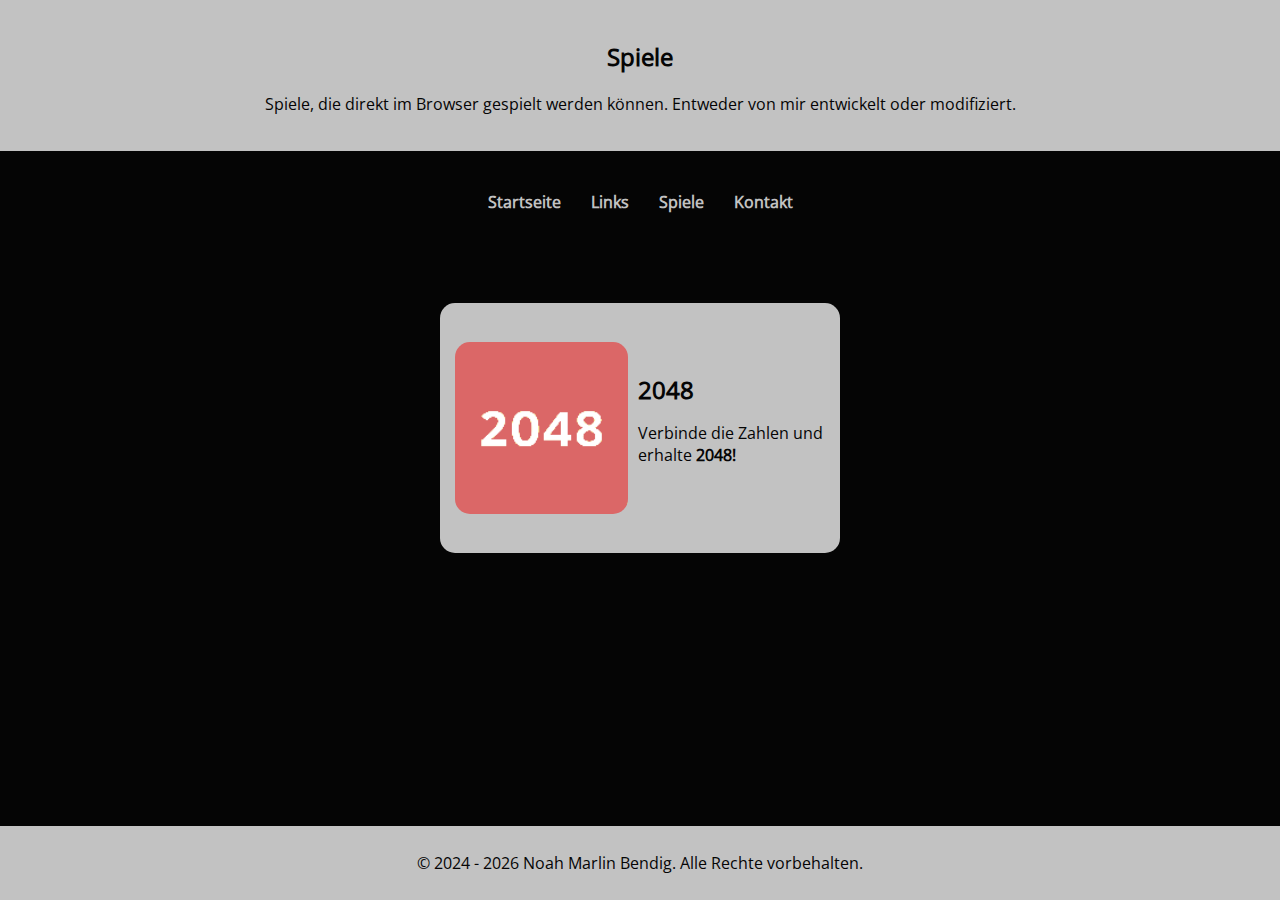
<file: spiele/index.html>
<!DOCTYPE html>
<html lang="de">
  <head>
    <meta charset="UTF-8" />
    <meta name="viewport" content="width=device-width, initial-scale=1.0" />
    <meta
      name="description"
      content="Spiele von Noah Bendig entwickelt/modifiziert"
    />
    <title></title>
    <link rel="icon" href="../nmb.jpg" type="image/jpg" />
    <link rel="stylesheet" href="../stylesheet.css" />
    <script src="/js/ini.js" defer></script>
  </head>
  <body>
    <header>
      <h2 class="centered">Spiele</h2>
      <p>
        Spiele, die direkt im Browser gespielt werden können. Entweder von mir
        entwickelt oder modifiziert.
      </p>
    </header>
    <nav id="nav-placeholder"></nav>
    <noscript>
      <div class="noscript-warning">
        <p>
          Diese Website erfordert JavaScript, um vollständig zu funktionieren.
          Bitte aktiviere JavaScript in deinem Browser.
        </p>
      </div>
      <nav>
        <a href="/">Home</a>
        <a href="/links">Links</a>
      </nav>
    </noscript>
    <main>
      <div class="ak-box-container">
        <a href="2048/" class="ak-box">
          <img src="2048/meta/apple-touch-icon.png" alt="2048" />
          <div>
            <span>2048</span>
            <p>Verbinde die Zahlen und erhalte <strong>2048!</strong></p>
          </div>
        </a>
      </div>
    </main>
    <footer>
      <p>
        &copy; 2024 - <span id="year"></span> Noah Marlin Bendig. Alle Rechte
        vorbehalten.
      </p>
    </footer>
  </body>
</html>
</file>
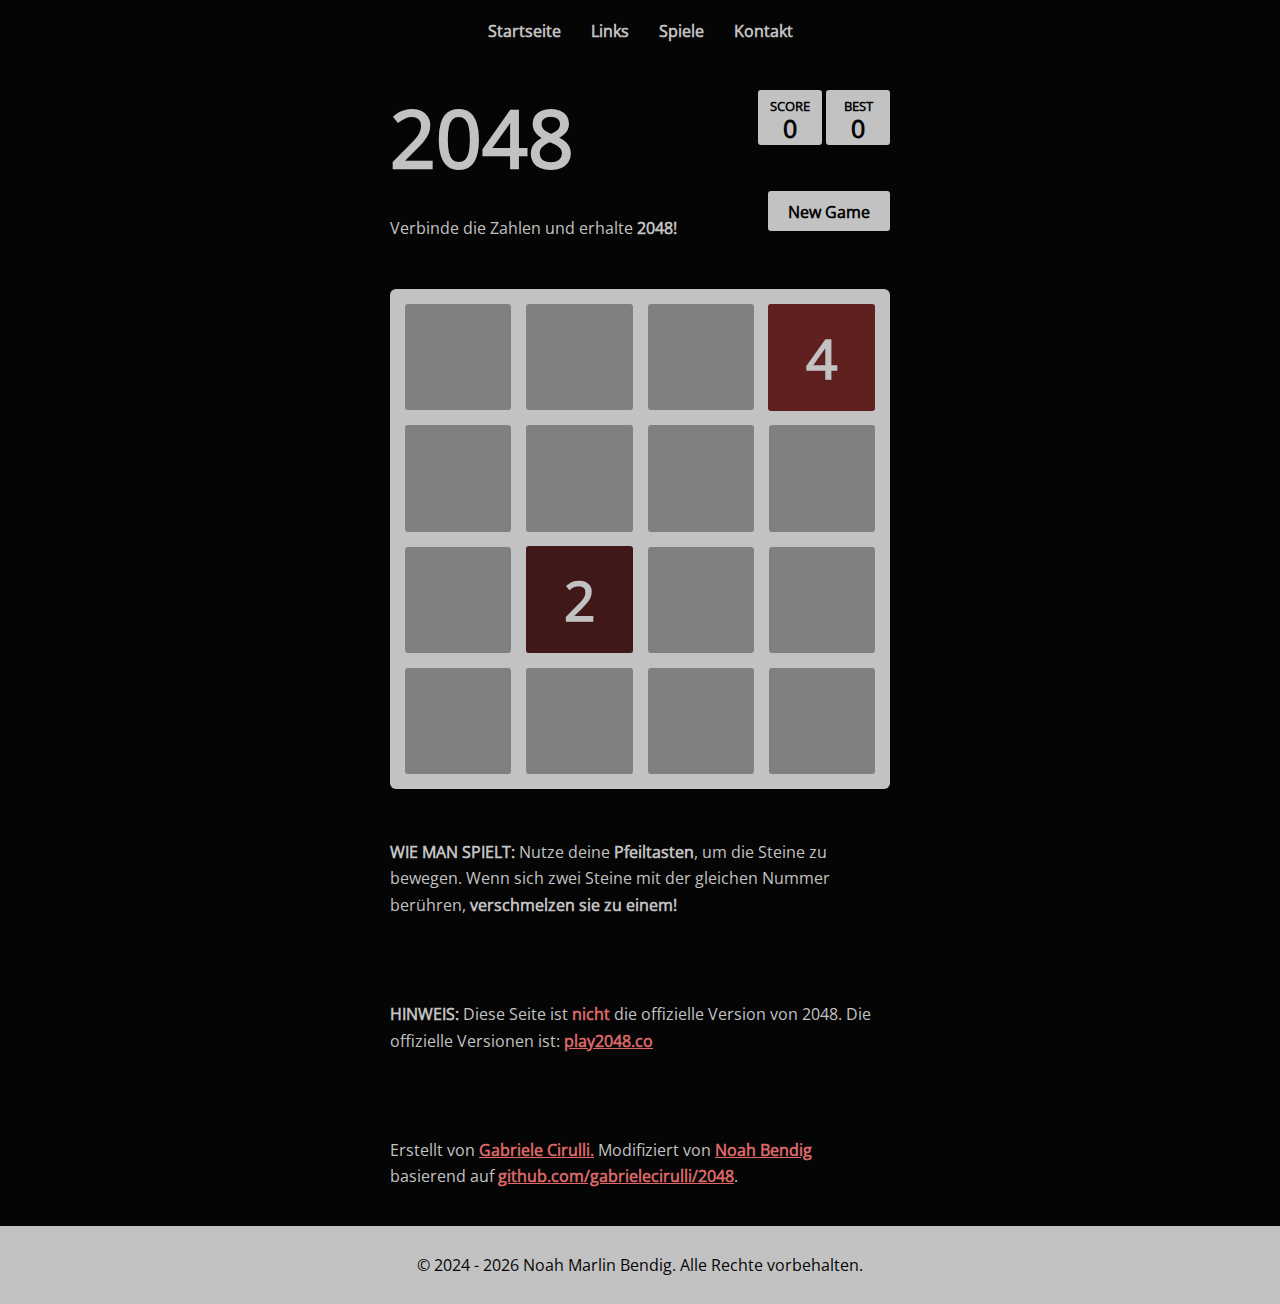
<file: spiele/2048/index.html>
<!DOCTYPE html>
<html>
  <head>
    <meta charset="utf-8" />
    <title>2048</title>

    <link href="../../stylesheet.css" rel="stylesheet" type="text/css" />
    <link href="style/main.css" rel="stylesheet" type="text/css" />
    <link rel="icon" href="meta/apple-touch-icon.png" />
    <link rel="apple-touch-icon" href="./meta/apple-touch-icon.png" />
    <link
      rel="apple-touch-startup-image"
      href="./meta/apple-touch-startup-image-640x1096.png"
      media="(device-width: 320px) and (device-height: 568px) and (-webkit-device-pixel-ratio: 2)"
    />
    <!-- iPhone 5+ -->
    <link
      rel="apple-touch-startup-image"
      href="meta/apple-touch-startup-image-640x920.png"
      media="(device-width: 320px) and (device-height: 480px) and (-webkit-device-pixel-ratio: 2)"
    />
    <!-- iPhone, retina -->
    <meta name="mobile-web-app-capable" content="yes" />
    <meta name="apple-mobile-web-app-status-bar-style" content="black" />

    <meta name="HandheldFriendly" content="True" />
    <meta name="MobileOptimized" content="320" />
    <meta
      name="viewport"
      content="width=device-width, target-densitydpi=160dpi, initial-scale=1.0, maximum-scale=1, user-scalable=no, minimal-ui"
    />
    <script src="/js/ini.js" defer></script>
  </head>
  <body>
    <nav id="nav-placeholder"></nav>
    <noscript>
      <div class="noscript-warning">
        <p>
          Diese Website erfordert JavaScript, um vollständig zu funktionieren.
          Bitte aktiviere JavaScript in deinem Browser.
        </p>
      </div>
      <header></header>
      <nav>
        <a href="/">Home</a>
        <a href="/links">Links</a>
      </nav>
    </noscript>
    <main class="container">
      <div class="heading">
        <h1 class="title">2048</h1>
        <div class="scores-container">
          <div class="score-container">0</div>
          <div class="best-container">0</div>
        </div>
      </div>

      <div class="above-game">
        <p class="game-intro">
          Verbinde die Zahlen und erhalte <strong>2048!</strong>
        </p>
        <a class="restart-button">New Game</a>
      </div>

      <div class="game-container">
        <div class="game-message">
          <p></p>
          <div class="lower">
            <a class="keep-playing-button">Keep going</a>
            <a class="retry-button">Try again</a>
          </div>
        </div>

        <div class="grid-container">
          <div class="grid-row">
            <div class="grid-cell"></div>
            <div class="grid-cell"></div>
            <div class="grid-cell"></div>
            <div class="grid-cell"></div>
          </div>
          <div class="grid-row">
            <div class="grid-cell"></div>
            <div class="grid-cell"></div>
            <div class="grid-cell"></div>
            <div class="grid-cell"></div>
          </div>
          <div class="grid-row">
            <div class="grid-cell"></div>
            <div class="grid-cell"></div>
            <div class="grid-cell"></div>
            <div class="grid-cell"></div>
          </div>
          <div class="grid-row">
            <div class="grid-cell"></div>
            <div class="grid-cell"></div>
            <div class="grid-cell"></div>
            <div class="grid-cell"></div>
          </div>
        </div>

        <div class="tile-container"></div>
      </div>

      <p class="game-explanation">
        <strong class="important">Wie man spielt:</strong> Nutze deine
        <strong>Pfeiltasten</strong>, um die Steine zu bewegen. Wenn sich zwei
        Steine mit der gleichen Nummer berühren,
        <strong>verschmelzen sie zu einem!</strong>
      </p>
      <hr />
      <p>
        <strong class="important">Hinweis:</strong> Diese Seite ist
        <strong style="color: #db6767">nicht</strong> die offizielle Version von
        2048. Die offizielle Versionen ist:
        <a href="https://play2048.co">play2048.co</a>
      </p>
      <hr />
      <p>
        Erstellt von
        <a href="http://gabrielecirulli.com" target="_blank"
          >Gabriele Cirulli.</a
        >
        Modifiziert von <a href="../../">Noah Bendig</a> basierend auf
        <a href="https://github.com/gabrielecirulli/2048"
          >github.com/gabrielecirulli/2048</a
        >.
      </p>
    </main>

    <script src="js/bind_polyfill.js"></script>
    <script src="js/classlist_polyfill.js"></script>
    <script src="js/animframe_polyfill.js"></script>
    <script src="js/keyboard_input_manager.js"></script>
    <script src="js/html_actuator.js"></script>
    <script src="js/grid.js"></script>
    <script src="js/tile.js"></script>
    <script src="js/local_storage_manager.js"></script>
    <script src="js/game_manager.js"></script>
    <script src="js/application.js"></script>

    <footer>
      <p>
        &copy; 2024 - <span id="year"></span> Noah Marlin Bendig. Alle Rechte
        vorbehalten.
      </p>
    </footer>
  </body>
</html>
</file>
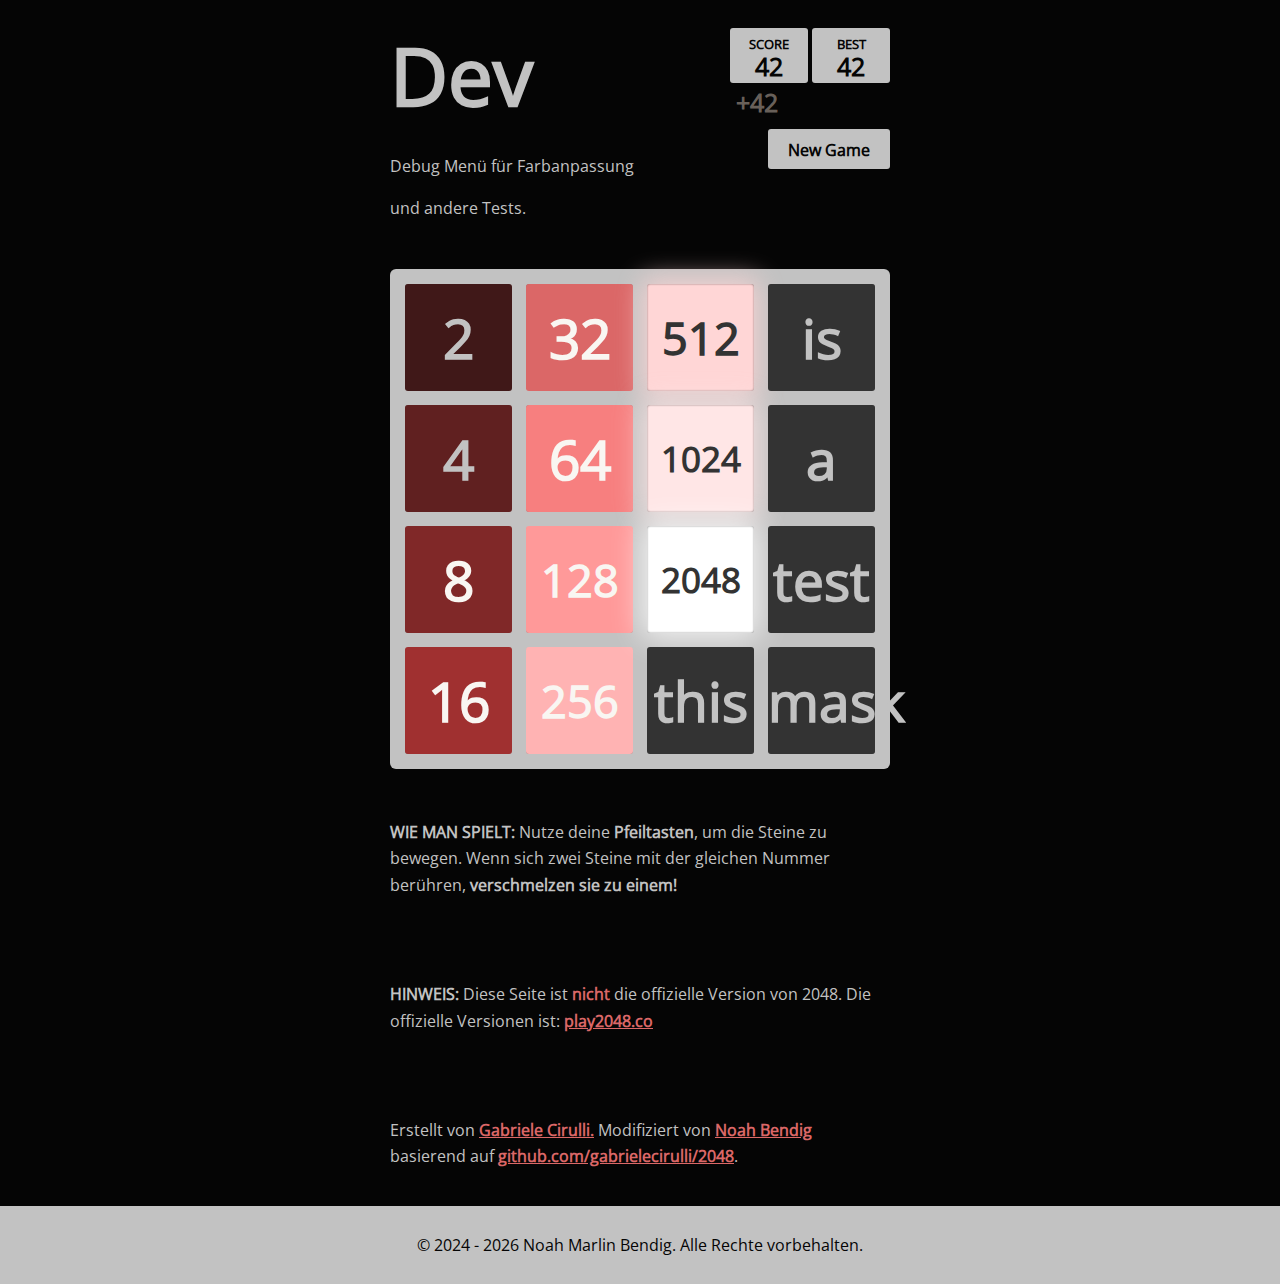
<file: spiele/2048/dev.html>
<!DOCTYPE html>
<html>
  <head>
    <meta charset="utf-8" />
    <title>2048</title>

    <link href="style/main.css" rel="stylesheet" type="text/css" />
    <link rel="icon" href="meta/apple-touch-icon.png" />
    <link rel="apple-touch-icon" href="./meta/apple-touch-icon.png" />
    <link
      rel="apple-touch-startup-image"
      href="./meta/apple-touch-startup-image-640x1096.png"
      media="(device-width: 320px) and (device-height: 568px) and (-webkit-device-pixel-ratio: 2)"
    />
    <!-- iPhone 5+ -->
    <link
      rel="apple-touch-startup-image"
      href="meta/apple-touch-startup-image-640x920.png"
      media="(device-width: 320px) and (device-height: 480px) and (-webkit-device-pixel-ratio: 2)"
    />
    <!-- iPhone, retina -->
    <meta name="apple-mobile-web-app-capable" content="yes" />
    <meta name="apple-mobile-web-app-status-bar-style" content="black" />

    <meta name="HandheldFriendly" content="True" />
    <meta name="MobileOptimized" content="320" />
    <meta
      name="viewport"
      content="width=device-width, target-densitydpi=160dpi, initial-scale=1.0, maximum-scale=1, user-scalable=no, minimal-ui"
    />
    <script src="/js/ini.js" defer></script>
  </head>
  <body>
    <main class="container">
      <div class="heading">
        <h1 class="title">Dev</h1>
        <div class="scores-container">
          <div class="score-container">
            42
            <div class="score-addition">+42</div>
          </div>
          <div class="best-container">42</div>
        </div>
      </div>

      <div class="above-game">
        <p class="game-intro">
          Debug Menü für Farbanpassung<br />
          und andere Tests.
        </p>
        <a class="restart-button">New Game</a>
      </div>

      <div class="game-container">
        <div class="game-message">
          <p></p>
          <div class="lower">
            <a class="keep-playing-button">Keep going</a>
            <a class="retry-button">Try again</a>
          </div>
        </div>

        <div class="grid-container">
          <div class="grid-row">
            <div class="grid-cell"></div>
            <div class="grid-cell"></div>
            <div class="grid-cell"></div>
            <div class="grid-cell"></div>
          </div>
          <div class="grid-row">
            <div class="grid-cell"></div>
            <div class="grid-cell"></div>
            <div class="grid-cell"></div>
            <div class="grid-cell"></div>
          </div>
          <div class="grid-row">
            <div class="grid-cell"></div>
            <div class="grid-cell"></div>
            <div class="grid-cell"></div>
            <div class="grid-cell"></div>
          </div>
          <div class="grid-row">
            <div class="grid-cell"></div>
            <div class="grid-cell"></div>
            <div class="grid-cell"></div>
            <div class="grid-cell"></div>
          </div>
        </div>

        <div class="tile-container">
          <div class="tile tile-2 tile-position-1-1 tile-new">
            <div class="tile-inner">2</div>
          </div>
          <div class="tile tile-4 tile-position-1-2 tile-new">
            <div class="tile-inner">4</div>
          </div>
          <div class="tile tile-8 tile-position-1-3 tile-new">
            <div class="tile-inner">8</div>
          </div>
          <div class="tile tile-16 tile-position-1-4 tile-new">
            <div class="tile-inner">16</div>
          </div>
          <div class="tile tile-32 tile-position-2-1 tile-new">
            <div class="tile-inner">32</div>
          </div>
          <div class="tile tile-64 tile-position-2-2 tile-new">
            <div class="tile-inner">64</div>
          </div>
          <div class="tile tile-128 tile-position-2-3 tile-new">
            <div class="tile-inner">128</div>
          </div>
          <div class="tile tile-256 tile-position-2-4 tile-new">
            <div class="tile-inner">256</div>
          </div>
          <div class="tile tile-512 tile-position-3-1 tile-new">
            <div class="tile-inner">512</div>
          </div>
          <div class="tile tile-1024 tile-position-3-2 tile-new">
            <div class="tile-inner">1024</div>
          </div>
          <div class="tile tile-2048 tile-position-3-3 tile-new">
            <div class="tile-inner">2048</div>
          </div>
          <div class="tile tile-this tile-position-3-4 tile-new">
            <div class="tile-inner">this</div>
          </div>
          <div class="tile tile-is tile-position-4-1 tile-new">
            <div class="tile-inner">is</div>
          </div>
          <div class="tile tile-a tile-position-4-2 tile-new">
            <div class="tile-inner">a</div>
          </div>
          <div class="tile tile-test tile-position-4-3 tile-new">
            <div class="tile-inner">test</div>
          </div>
          <div class="tile tile-mask tile-position-4-4 tile-new">
            <div class="tile-inner">mask</div>
          </div>
        </div>
      </div>

      <p class="game-explanation">
        <strong class="important">Wie man spielt:</strong> Nutze deine
        <strong>Pfeiltasten</strong>, um die Steine zu bewegen. Wenn sich zwei
        Steine mit der gleichen Nummer berühren,
        <strong>verschmelzen sie zu einem!</strong>
      </p>
      <hr />
      <p>
        <strong class="important">Hinweis:</strong> Diese Seite ist
        <strong style="color: #db6767">nicht</strong> die offizielle Version von
        2048. Die offizielle Versionen ist:
        <a href="https://play2048.co">play2048.co</a>
      </p>
      <hr />
      <p>
        Erstellt von
        <a href="http://gabrielecirulli.com" target="_blank"
          >Gabriele Cirulli.</a
        >
        Modifiziert von <a href="../../">Noah Bendig</a> basierend auf
        <a href="https://github.com/gabrielecirulli/2048"
          >github.com/gabrielecirulli/2048</a
        >.
      </p>
    </main>
    <footer>
      <p>
        &copy; 2024 - <span id="year"></span> Noah Marlin Bendig. Alle Rechte
        vorbehalten.
      </p>
    </footer>

    <script src="js/bind_polyfill.js"></script>
    <script src="js/classlist_polyfill.js"></script>
    <script src="js/animframe_polyfill.js"></script>
    <script src="js/keyboard_input_manager.js"></script>
    <script src="js/html_actuator.js"></script>
    <script src="js/grid.js"></script>
    <script src="js/tile.js"></script>
    <script src="js/local_storage_manager.js"></script>
    <script>
      localStorage.setItem(
        "gameState",
        "Debug Menü für Farbanpassung und andere Tests. Eignet sich auch gut um andere zu verwundern."
      );
    </script>
    <script src="js/game_manager.js"></script>
    <script src="js/application.js"></script>
  </body>
</html>
</file>
<file: stylesheet.css>
/* Allgemeine Einstellungen 
Basiert auf Falkenmarlins stylesheet(https://falkenmarlin.github.io/stylesheet.css) vom 15.12.2024
*/
@font-face {
  font-family: 'Open Sans';
  src: url('./fonts/OpenSans.ttf') format('truetype');
  font-weight: 400;
  font-style: normal;
}

html,
body {
  height: 100%;
  margin: 0;
  display: flex;
  flex-direction: column;
}
body {
  height: 100%;
  font-family: 'Open Sans', Arial, sans-serif;
  margin: 0;
  padding: 0;
  background-color: #050505;
  color: #c2c2c2;
  overflow-y: auto; /* ErmÃ¶glicht Scrollen */
  display: flex;
  flex-direction: column;
}

header {
  text-align: center;
  padding: 20px;
  background-color: #c2c2c2;
  color: #050505;
  height: auto;
  margin-bottom: 20px;
}

header img {
  border-radius: 50%;
  margin-top: 10px;
}

nav {
  display: flex;
  justify-content: center;
  background-color: #050505;
  padding: 10px 0;
}

nav.fixed {
  position: fixed;
  top: 0;
  left: 0;
  width: 100%;
  background-color: #050505;
  z-index: 1000; /* Ãber allen anderen Elementen */
  box-shadow: 0 2px 5px rgba(0, 0, 0, 0.5);
}

nav a {
  text-decoration: none;
  color: #c2c2c2;
  margin: 0 15px;
  font-weight: bold;
}

nav a:hover {
  color: #db6767;
  text-decoration: underline;
}

main {
  padding: 20px;
  max-width: 1500px;
  margin: 0 auto;
  flex: 1;
  display: flex;
  flex-direction: column;
  align-items: center;
}

section {
  margin-bottom: 40px;
}

section h2 {
  color: #c2c2c2;
  border-bottom: 2px solid #db6767;
  padding-bottom: 5px;
  margin-bottom: 15px;
}

section h2.centered {
  text-align: center;
}

footer {
  text-align: center;
  padding: 10px;
  background-color: #c2c2c2;
  color: #050505;
}

a {
  color: #db6767;
}

a.linkNoUl {
  text-decoration: none;
}

a.highlight {
  color: #db6767;
  text-decoration: none;
  pointer-events: none;
}

a:hover {
  color: #c2c2c2;
}

/*Container, der die VB enthÃ¤lt*/
.link-box-container {
  display: flex;
  justify-content: center;
  align-items: center;
  flex-direction: column;
  margin-top: 20px;
  padding-top: 20px;
  height: auto;
}

/* Verlinkungs Boxen */
.link-box {
  display: flex;
  justify-content: center;
  align-items: center;
  flex-direction: row;
  background-color: #c2c2c2;
  color: #050505;
  padding: 10px 15px;
  border-radius: 15px;
  margin: 10px 0;
  text-decoration: none;
  transition: background-color 0.3s ease, transform 0.2s ease;
  width: 250px;
  height: 60px;
  box-sizing: border-box;
}

.link-box:hover {
  background-color: #db6767;
  color: #050505;
  transform: translateY(-5px);
}

.link-box img {
  width: 30px;
  height: 30px;
  margin-right: 10px;
  border-radius: 50%;
}

.link-box span {
  font-size: 1rem;
  font-weight: bold;
}

.link-box span.strike {
  text-decoration: line-through;
  text-decoration-thickness: 0.25rem;
  color: #db6767;
}

/* Aktuelles Boxen */
/*Container, der die VB enthÃ¤lt*/
.ak-box-container {
  display: flex;
  justify-content: center;
  align-items: center;
  flex-wrap: wrap;
  margin-top: 20px;
  padding-top: 20px;
  width: auto;
  height: auto;
  gap: 25px;
}

/* Verlinkungs Boxen */
.ak-box {
  display: flex;
  justify-content: center;
  align-items: center;
  flex-direction: row;
  background-color: #c2c2c2;
  color: #050505;
  padding: 10px 15px;
  border-radius: 15px;
  margin: 10px 0;
  text-decoration: none;
  transition: background-color 0.3s ease, transform 0.2s ease;
  flex: 0 0 400px;
  width: 400px;
  height: 250px;
  box-sizing: border-box;
}


.ak-box:hover {
  background-color: #db6767;
  color: #050505;
  transform: translateY(-5px);
}

.ak-box img {
  width: auto;
  height: 75%;
  object-fit: contain;
  margin-right: 10px;
  border-radius: 15px;
}

.ak-box span {
  font-size: 1.5rem;
  font-weight: bold;
}

.ak-box p {
  font-size: 1rem;
}

.img404 {
  width: 300px;
  height: 300px;
  margin-right: 10px;
  border-radius: 15%;
}

.highlight {
  color: #db6767;
}

.inline {
  display: inline;
}

/* Responsive Anpassungen fÃ¼r kleine Displays */
@media (max-width: 768px) {
  .link-box-container h2 {
    font-size: 1.2rem;
    text-align: center;
    padding: 10px;
  }
  .ak-box {
    display: flex;
    justify-content: center;
    align-items: center;
    flex-direction: row;
    background-color: #c2c2c2;
    color: #050505;
    padding: 10px 15px;
    border-radius: 15px;
    margin: 10px 0;
    text-decoration: none;
    transition: background-color 0.3s ease, transform 0.2s ease;
    flex: 0 0 350px;
    width: 350px;
    height: 250px;
    box-sizing: border-box;
  }
  
  .ak-box img {
    width: auto;
    height: 75px;
    object-fit: contain;
    margin-right: 10px;
    border-radius: 15px;
  }
}

.noscript-warning {
  background-color: #ffcc00; /* Gelbe Warnfarbe */
  color: #000; /* Schwarzer Text */
  text-align: center;
  padding: 15px;
  border: 2px solid #e6b800;
  font-size: 1rem;
  position: fixed;
  top: 0;
  left: 0;
  width: 100%;
  z-index: 1000;
}

.noscript-warning p {
  margin: 0;
}

button {
  background-color: #c2c2c2;
  border: none;
  color: #050505;
  padding: 15px 32px;
  text-align: center;
  text-decoration: none;
  display: inline-block;
  font-size: 16px;
  margin: 4px 2px;
  cursor: pointer;
  border-radius: 12px;
  transition: background-color 0.3s ease;
}

button:hover {
  background-color: #db6767;
}

input {
  background-color: #c2c2c2;
  border: none;
  color: #050505;
  padding: 15px 32px;
  text-align: left;
  text-decoration: none;
  display: inline-block;
  font-size: 16px;
  margin: 4px 2px;
  cursor: pointer;
  border-radius: 12px;
  transition: background-color 0.3s ease;
}


.popup {
  background-color: #c2c2c2; 
  color: #050505; 
  text-align: center;
  padding: 12px;
  border: 2px solid #050505;
  font-size: 1rem;
  position: fixed;
  top: 50%;
  left: 50%;
  transform: translate(-50%, -50%);
  z-index: 1000; /*Hoher Z-Index, um sicherzustellen, dass er über anderen Inhalten liegt */
  box-shadow: 0 4px 8px rgba(0, 0, 0, 0.1);
  border-radius: 15px;
}

.popup button {
  background-color: #050505; 
  border: none;
  color: white; 
  padding: 10px 20px; 
  text-align: center; 
  text-decoration: none;
  display: inline-block; 
  font-size: 16px; 
  margin-top: 10px; 
  cursor: pointer;
  border-radius: 12px;
  transition: background-color 0.3s ease; 
}

.popup button:hover {
  background-color: #db6767;
}

textarea {
  width: 100%;
  height: 200px;
  padding: 12px;
  resize: vertical;
  box-sizing: border-box;
  border-radius: 12px;
  background-color: #c2c2c2;
  color: #050505;
  font-size: 1rem;
  margin: 10px 0;
}


@media screen and (max-width: 768px) {
  .popup {
    width: 80%;
  }
  #author, #email, #subject, #dcauthor, #dcmessage {
    width: 80%;
  }
  
}
</file>
<file: spiele/2048/style/main.css>
@import url(fonts/clear-sans.css);
@font-face {
  font-family: "Open Sans";
  src: url("../../../fonts/OpenSans.ttf") format("truetype");
  font-weight: 400;
  font-style: normal;
}
html,
body {
  height: 100%;
  margin: 0;
  display: flex;
  flex-direction: column;
}
body {
  height: 100%;
  font-family: "Open Sans", "Clear Sans", "Helvetica Neue", Arial, sans-serif;
  margin: 0;
  padding: 0;
  background-color: #050505;
  color: #c2c2c2;
  overflow-y: auto; /* Ermöglicht Scrollen */
  display: flex;
  flex-direction: column;
}

main {
  padding: 20px;
  max-width: 1500px;
  margin: 0 auto;
  flex: 1;
  display: flex;
  flex-direction: column;
  align-items: normal;
}

.heading:after {
  content: "";
  display: block;
  clear: both;
}

h1.title {
  font-size: 80px;
  font-weight: bold;
  margin: 0;
  display: block;
  float: left !important;
}

@-webkit-keyframes move-up {
  0% {
    top: 25px;
    opacity: 1;
  }

  100% {
    top: -50px;
    opacity: 0;
  }
}
@-moz-keyframes move-up {
  0% {
    top: 25px;
    opacity: 1;
  }

  100% {
    top: -50px;
    opacity: 0;
  }
}
@keyframes move-up {
  0% {
    top: 25px;
    opacity: 1;
  }

  100% {
    top: -50px;
    opacity: 0;
  }
}
.scores-container {
  float: right;
  text-align: right;
}

.score-container,
.best-container {
  position: relative;
  display: inline-block;
  background: #c2c2c2;
  padding: 15px 25px;
  font-size: 25px;
  height: 25px;
  line-height: 47px;
  font-weight: bold;
  border-radius: 3px;
  color: #050505;
  margin-top: 8px;
  text-align: center;
}
.score-container:after,
.best-container:after {
  position: absolute;
  width: 100%;
  top: 10px;
  left: 0;
  text-transform: uppercase;
  font-size: 13px;
  line-height: 13px;
  text-align: center;
  color: #050505;
}
.score-container .score-addition,
.best-container .score-addition {
  position: absolute;
  right: 30px;
  color: red;
  font-size: 25px;
  line-height: 25px;
  font-weight: bold;
  color: rgba(119, 110, 101, 0.9);
  z-index: 100;
  -webkit-animation: move-up 600ms ease-in;
  -moz-animation: move-up 600ms ease-in;
  animation: move-up 600ms ease-in;
  -webkit-animation-fill-mode: both;
  -moz-animation-fill-mode: both;
  animation-fill-mode: both;
}

.score-container:after {
  content: "Score";
}

.best-container:after {
  content: "Best";
}

p {
  line-height: 1.65;
}

a {
  color: #db6767;
  font-weight: bold;
  text-decoration: underline;
  cursor: pointer;
}

strong.important {
  text-transform: uppercase;
}

hr {
  border: none;
  border-bottom: 1px solid #c2c2c2;
  margin-top: 20px;
  margin-bottom: 30px;
}

.container {
  width: 500px;
  margin: 0 auto;
}

@-webkit-keyframes fade-in {
  0% {
    opacity: 0;
  }

  100% {
    opacity: 1;
  }
}
@-moz-keyframes fade-in {
  0% {
    opacity: 0;
  }

  100% {
    opacity: 1;
  }
}
@keyframes fade-in {
  0% {
    opacity: 0;
  }

  100% {
    opacity: 1;
  }
}
.game-container {
  margin-top: 40px;
  position: relative;
  padding: 15px;
  cursor: default;
  -webkit-touch-callout: none;
  -ms-touch-callout: none;
  -webkit-user-select: none;
  -moz-user-select: none;
  -ms-user-select: none;
  -ms-touch-action: none;
  touch-action: none;
  background: #c2c2c2;
  border-radius: 6px;
  width: 500px;
  height: 500px;
  -webkit-box-sizing: border-box;
  -moz-box-sizing: border-box;
  box-sizing: border-box;
}
.game-container .game-message {
  display: none;
  position: absolute;
  top: 0;
  right: 0;
  bottom: 0;
  left: 0;
  background: rgba(80, 0, 0, 0.5);
  z-index: 100;
  text-align: center;
  -webkit-animation: fade-in 800ms ease 1200ms;
  -moz-animation: fade-in 800ms ease 1200ms;
  animation: fade-in 800ms ease 1200ms;
  -webkit-animation-fill-mode: both;
  -moz-animation-fill-mode: both;
  animation-fill-mode: both;
}
.game-container .game-message p {
  font-size: 60px;
  font-weight: bold;
  height: 60px;
  line-height: 60px;
  margin-top: 222px;
}
.game-container .game-message .lower {
  display: block;
  margin-top: 59px;
}
.game-container .game-message a {
  display: inline-block;
  background: #050505;
  border-radius: 3px;
  padding: 0 20px;
  text-decoration: none;
  color: #f9f6f2;
  height: 40px;
  line-height: 42px;
  margin-left: 9px;
}
.game-container .game-message a.keep-playing-button {
  display: none;
}
.game-container .game-message.game-won {
  background: rgba(219, 103, 103, 0.5);
  color: #f9f6f2;
}
.game-container .game-message.game-won a.keep-playing-button {
  display: inline-block;
}
.game-container .game-message.game-won,
.game-container .game-message.game-over {
  display: block;
}

.grid-container {
  position: absolute;
  z-index: 1;
}

.grid-row {
  margin-bottom: 15px;
}
.grid-row:last-child {
  margin-bottom: 0;
}
.grid-row:after {
  content: "";
  display: block;
  clear: both;
}

.grid-cell {
  width: 106.25px;
  height: 106.25px;
  margin-right: 15px;
  float: left;
  border-radius: 3px;
  background: rgba(5, 5, 5, 0.35);
}
.grid-cell:last-child {
  margin-right: 0;
}

.tile-container {
  position: absolute;
  z-index: 2;
}

.tile,
.tile .tile-inner {
  width: 107px;
  height: 107px;
  line-height: 107px;
}
.tile.tile-position-1-1 {
  -webkit-transform: translate(0px, 0px);
  -moz-transform: translate(0px, 0px);
  -ms-transform: translate(0px, 0px);
  transform: translate(0px, 0px);
}
.tile.tile-position-1-2 {
  -webkit-transform: translate(0px, 121px);
  -moz-transform: translate(0px, 121px);
  -ms-transform: translate(0px, 121px);
  transform: translate(0px, 121px);
}
.tile.tile-position-1-3 {
  -webkit-transform: translate(0px, 242px);
  -moz-transform: translate(0px, 242px);
  -ms-transform: translate(0px, 242px);
  transform: translate(0px, 242px);
}
.tile.tile-position-1-4 {
  -webkit-transform: translate(0px, 363px);
  -moz-transform: translate(0px, 363px);
  -ms-transform: translate(0px, 363px);
  transform: translate(0px, 363px);
}
.tile.tile-position-2-1 {
  -webkit-transform: translate(121px, 0px);
  -moz-transform: translate(121px, 0px);
  -ms-transform: translate(121px, 0px);
  transform: translate(121px, 0px);
}
.tile.tile-position-2-2 {
  -webkit-transform: translate(121px, 121px);
  -moz-transform: translate(121px, 121px);
  -ms-transform: translate(121px, 121px);
  transform: translate(121px, 121px);
}
.tile.tile-position-2-3 {
  -webkit-transform: translate(121px, 242px);
  -moz-transform: translate(121px, 242px);
  -ms-transform: translate(121px, 242px);
  transform: translate(121px, 242px);
}
.tile.tile-position-2-4 {
  -webkit-transform: translate(121px, 363px);
  -moz-transform: translate(121px, 363px);
  -ms-transform: translate(121px, 363px);
  transform: translate(121px, 363px);
}
.tile.tile-position-3-1 {
  -webkit-transform: translate(242px, 0px);
  -moz-transform: translate(242px, 0px);
  -ms-transform: translate(242px, 0px);
  transform: translate(242px, 0px);
}
.tile.tile-position-3-2 {
  -webkit-transform: translate(242px, 121px);
  -moz-transform: translate(242px, 121px);
  -ms-transform: translate(242px, 121px);
  transform: translate(242px, 121px);
}
.tile.tile-position-3-3 {
  -webkit-transform: translate(242px, 242px);
  -moz-transform: translate(242px, 242px);
  -ms-transform: translate(242px, 242px);
  transform: translate(242px, 242px);
}
.tile.tile-position-3-4 {
  -webkit-transform: translate(242px, 363px);
  -moz-transform: translate(242px, 363px);
  -ms-transform: translate(242px, 363px);
  transform: translate(242px, 363px);
}
.tile.tile-position-4-1 {
  -webkit-transform: translate(363px, 0px);
  -moz-transform: translate(363px, 0px);
  -ms-transform: translate(363px, 0px);
  transform: translate(363px, 0px);
}
.tile.tile-position-4-2 {
  -webkit-transform: translate(363px, 121px);
  -moz-transform: translate(363px, 121px);
  -ms-transform: translate(363px, 121px);
  transform: translate(363px, 121px);
}
.tile.tile-position-4-3 {
  -webkit-transform: translate(363px, 242px);
  -moz-transform: translate(363px, 242px);
  -ms-transform: translate(363px, 242px);
  transform: translate(363px, 242px);
}
.tile.tile-position-4-4 {
  -webkit-transform: translate(363px, 363px);
  -moz-transform: translate(363px, 363px);
  -ms-transform: translate(363px, 363px);
  transform: translate(363px, 363px);
}

.tile {
  position: absolute;
  -webkit-transition: 100ms ease-in-out;
  -moz-transition: 100ms ease-in-out;
  transition: 100ms ease-in-out;
  -webkit-transition-property: -webkit-transform;
  -moz-transition-property: -moz-transform;
  transition-property: transform;
}
.tile .tile-inner {
  border-radius: 3px;
  background: #333333;
  text-align: center;
  font-weight: bold;
  z-index: 10;
  font-size: 55px;
}

.tile.tile-2 .tile-inner {
  background: #401818;
}

.tile.tile-4 .tile-inner {
  background: #602020;
}

.tile.tile-8 .tile-inner {
  color: #f9f6f2;
  background: #802828;
}

.tile.tile-16 .tile-inner {
  color: #f9f6f2;
  background: #a03030;
}

.tile.tile-32 .tile-inner {
  color: #f9f6f2;
  background: #db6767;
}

.tile.tile-64 .tile-inner {
  color: #f9f6f2;
  background: #f77f7f;
}

.tile.tile-128 .tile-inner {
  color: #f9f6f2;
  background: #ff9999;
  font-size: 45px;
}
@media screen and (max-width: 520px) {
  .tile.tile-128 .tile-inner {
    font-size: 25px;
  }
}

.tile.tile-256 .tile-inner {
  color: #f9f6f2;
  background: #ffb3b3;
  font-size: 45px;
}
@media screen and (max-width: 520px) {
  .tile.tile-256 .tile-inner {
    font-size: 25px;
  }
}

.tile.tile-512 .tile-inner {
  color: #333333;
  background: #ffd6d6;
  box-shadow: 0 0 26px 5px rgba(255, 214, 214, 0.8),
    inset 0 0 2px rgba(0, 0, 0, 0.5);
  font-size: 45px;
}
@media screen and (max-width: 520px) {
  .tile.tile-512 .tile-inner {
    font-size: 25px;
  }
}

.tile.tile-1024 .tile-inner {
  color: #333333;
  background: #ffe6e6;
  box-shadow: 0 0 28px 5px rgba(255, 230, 230, 0.8),
    inset 0 0 2px rgba(0, 0, 0, 0.5);
  font-size: 35px;
}
@media screen and (max-width: 520px) {
  .tile.tile-1024 .tile-inner {
    font-size: 15px;
  }
}

.tile.tile-2048 .tile-inner {
  color: #333333;
  background: #ffffff;
  box-shadow: 0 0 30px 5px rgba(255, 255, 255, 0.8),
    inset 0 0 2px rgba(0, 0, 0, 0.5);
  font-size: 35px;
}
@media screen and (max-width: 520px) {
  .tile.tile-2048 .tile-inner {
    font-size: 15px;
  }
}

.tile.tile-super .tile-inner {
  color: #333333;
  background: #35323c;
  box-shadow: 0 0 15px 3px rgba(53, 50, 60, 0.8),
    inset 0 0 2px rgba(0, 0, 0, 0.5);
  font-size: 30px;
}
@media screen and (max-width: 520px) {
  .tile.tile-super .tile-inner {
    font-size: 10px;
  }
}

@-webkit-keyframes appear {
  0% {
    opacity: 0;
    -webkit-transform: scale(0);
    -moz-transform: scale(0);
    -ms-transform: scale(0);
    transform: scale(0);
  }

  100% {
    opacity: 1;
    -webkit-transform: scale(1);
    -moz-transform: scale(1);
    -ms-transform: scale(1);
    transform: scale(1);
  }
}
@-moz-keyframes appear {
  0% {
    opacity: 0;
    -webkit-transform: scale(0);
    -moz-transform: scale(0);
    -ms-transform: scale(0);
    transform: scale(0);
  }

  100% {
    opacity: 1;
    -webkit-transform: scale(1);
    -moz-transform: scale(1);
    -ms-transform: scale(1);
    transform: scale(1);
  }
}
@keyframes appear {
  0% {
    opacity: 0;
    -webkit-transform: scale(0);
    -moz-transform: scale(0);
    -ms-transform: scale(0);
    transform: scale(0);
  }

  100% {
    opacity: 1;
    -webkit-transform: scale(1);
    -moz-transform: scale(1);
    -ms-transform: scale(1);
    transform: scale(1);
  }
}
.tile-new .tile-inner {
  -webkit-animation: appear 200ms ease 100ms;
  -moz-animation: appear 200ms ease 100ms;
  animation: appear 200ms ease 100ms;
  -webkit-animation-fill-mode: backwards;
  -moz-animation-fill-mode: backwards;
  animation-fill-mode: backwards;
}

@-webkit-keyframes pop {
  0% {
    -webkit-transform: scale(0);
    -moz-transform: scale(0);
    -ms-transform: scale(0);
    transform: scale(0);
  }

  50% {
    -webkit-transform: scale(1.2);
    -moz-transform: scale(1.2);
    -ms-transform: scale(1.2);
    transform: scale(1.2);
  }

  100% {
    -webkit-transform: scale(1);
    -moz-transform: scale(1);
    -ms-transform: scale(1);
    transform: scale(1);
  }
}
@-moz-keyframes pop {
  0% {
    -webkit-transform: scale(0);
    -moz-transform: scale(0);
    -ms-transform: scale(0);
    transform: scale(0);
  }

  50% {
    -webkit-transform: scale(1.2);
    -moz-transform: scale(1.2);
    -ms-transform: scale(1.2);
    transform: scale(1.2);
  }

  100% {
    -webkit-transform: scale(1);
    -moz-transform: scale(1);
    -ms-transform: scale(1);
    transform: scale(1);
  }
}
@keyframes pop {
  0% {
    -webkit-transform: scale(0);
    -moz-transform: scale(0);
    -ms-transform: scale(0);
    transform: scale(0);
  }

  50% {
    -webkit-transform: scale(1.2);
    -moz-transform: scale(1.2);
    -ms-transform: scale(1.2);
    transform: scale(1.2);
  }

  100% {
    -webkit-transform: scale(1);
    -moz-transform: scale(1);
    -ms-transform: scale(1);
    transform: scale(1);
  }
}
.tile-merged .tile-inner {
  z-index: 20;
  -webkit-animation: pop 200ms ease 100ms;
  -moz-animation: pop 200ms ease 100ms;
  animation: pop 200ms ease 100ms;
  -webkit-animation-fill-mode: backwards;
  -moz-animation-fill-mode: backwards;
  animation-fill-mode: backwards;
}

.above-game:after {
  content: "";
  display: block;
  clear: both;
}

.game-intro {
  float: left;
  line-height: 42px;
  margin-bottom: 0;
}

.restart-button {
  display: inline-block;
  background: #c2c2c2;
  border-radius: 3px;
  padding: 0 20px;
  text-decoration: none;
  color: #050505;
  height: 40px;
  line-height: 42px;
  display: block;
  text-align: center;
  float: right;
}

.game-explanation {
  margin-top: 50px;
}

@media screen and (max-width: 520px) {
  html,
  body {
    font-size: 15px;
  }

  body {
    margin: 0px 0;
    padding: 0 0px;
  }

  h1.title {
    font-size: 27px;
    margin-top: 15px;
  }

  .container {
    width: 280px;
    margin: 0 auto;
  }

  .score-container,
  .best-container {
    margin-top: 0;
    padding: 15px 10px;
    min-width: 40px;
  }

  .heading {
    margin-bottom: 10px;
  }

  .game-intro {
    width: 55%;
    display: block;
    box-sizing: border-box;
    line-height: 1.65;
  }

  .restart-button {
    width: 42%;
    padding: 0;
    display: block;
    box-sizing: border-box;
    margin-top: 2px;
  }

  .game-container {
    margin-top: 17px;
    position: relative;
    padding: 10px;
    cursor: default;
    -webkit-touch-callout: none;
    -ms-touch-callout: none;
    -webkit-user-select: none;
    -moz-user-select: none;
    -ms-user-select: none;
    -ms-touch-action: none;
    touch-action: none;
    background: #c2c2c2;
    border-radius: 6px;
    width: 280px;
    height: 280px;
    -webkit-box-sizing: border-box;
    -moz-box-sizing: border-box;
    box-sizing: border-box;
  }
  .game-container .game-message {
    display: none;
    position: absolute;
    top: 0;
    right: 0;
    bottom: 0;
    left: 0;
    background: rgba(80, 0, 0, 0.8);
    z-index: 100;
    text-align: center;
    -webkit-animation: fade-in 800ms ease 1200ms;
    -moz-animation: fade-in 800ms ease 1200ms;
    animation: fade-in 800ms ease 1200ms;
    -webkit-animation-fill-mode: both;
    -moz-animation-fill-mode: both;
    animation-fill-mode: both;
  }
  .game-container .game-message p {
    font-size: 60px;
    font-weight: bold;
    height: 60px;
    line-height: 60px;
    margin-top: 222px;
  }
  .game-container .game-message .lower {
    display: block;
    margin-top: 59px;
  }
  .game-container .game-message a {
    display: inline-block;
    background: #db6767;
    border-radius: 3px;
    padding: 0 20px;
    text-decoration: none;
    color: #f9f6f2;
    height: 40px;
    line-height: 42px;
    margin-left: 9px;
  }
  .game-container .game-message a.keep-playing-button {
    display: none;
  }
  .game-container .game-message.game-won {
    background: rgba(80, 0, 0, 0.8);
    color: #f9f6f2;
  }
  .game-container .game-message.game-won a.keep-playing-button {
    display: inline-block;
  }
  .game-container .game-message.game-won,
  .game-container .game-message.game-over {
    display: block;
  }

  .grid-container {
    position: absolute;
    z-index: 1;
  }

  .grid-row {
    margin-bottom: 10px;
  }
  .grid-row:last-child {
    margin-bottom: 0;
  }
  .grid-row:after {
    content: "";
    display: block;
    clear: both;
  }

  .grid-cell {
    width: 57.5px;
    height: 57.5px;
    margin-right: 10px;
    float: left;
    border-radius: 3px;
    background: rgba(5, 5, 5, 0.35);
  }
  .grid-cell:last-child {
    margin-right: 0;
  }

  .tile-container {
    position: absolute;
    z-index: 2;
  }

  .tile,
  .tile .tile-inner {
    width: 58px;
    height: 58px;
    line-height: 58px;
  }
  .tile.tile-position-1-1 {
    -webkit-transform: translate(0px, 0px);
    -moz-transform: translate(0px, 0px);
    -ms-transform: translate(0px, 0px);
    transform: translate(0px, 0px);
  }
  .tile.tile-position-1-2 {
    -webkit-transform: translate(0px, 67px);
    -moz-transform: translate(0px, 67px);
    -ms-transform: translate(0px, 67px);
    transform: translate(0px, 67px);
  }
  .tile.tile-position-1-3 {
    -webkit-transform: translate(0px, 135px);
    -moz-transform: translate(0px, 135px);
    -ms-transform: translate(0px, 135px);
    transform: translate(0px, 135px);
  }
  .tile.tile-position-1-4 {
    -webkit-transform: translate(0px, 202px);
    -moz-transform: translate(0px, 202px);
    -ms-transform: translate(0px, 202px);
    transform: translate(0px, 202px);
  }
  .tile.tile-position-2-1 {
    -webkit-transform: translate(67px, 0px);
    -moz-transform: translate(67px, 0px);
    -ms-transform: translate(67px, 0px);
    transform: translate(67px, 0px);
  }
  .tile.tile-position-2-2 {
    -webkit-transform: translate(67px, 67px);
    -moz-transform: translate(67px, 67px);
    -ms-transform: translate(67px, 67px);
    transform: translate(67px, 67px);
  }
  .tile.tile-position-2-3 {
    -webkit-transform: translate(67px, 135px);
    -moz-transform: translate(67px, 135px);
    -ms-transform: translate(67px, 135px);
    transform: translate(67px, 135px);
  }
  .tile.tile-position-2-4 {
    -webkit-transform: translate(67px, 202px);
    -moz-transform: translate(67px, 202px);
    -ms-transform: translate(67px, 202px);
    transform: translate(67px, 202px);
  }
  .tile.tile-position-3-1 {
    -webkit-transform: translate(135px, 0px);
    -moz-transform: translate(135px, 0px);
    -ms-transform: translate(135px, 0px);
    transform: translate(135px, 0px);
  }
  .tile.tile-position-3-2 {
    -webkit-transform: translate(135px, 67px);
    -moz-transform: translate(135px, 67px);
    -ms-transform: translate(135px, 67px);
    transform: translate(135px, 67px);
  }
  .tile.tile-position-3-3 {
    -webkit-transform: translate(135px, 135px);
    -moz-transform: translate(135px, 135px);
    -ms-transform: translate(135px, 135px);
    transform: translate(135px, 135px);
  }
  .tile.tile-position-3-4 {
    -webkit-transform: translate(135px, 202px);
    -moz-transform: translate(135px, 202px);
    -ms-transform: translate(135px, 202px);
    transform: translate(135px, 202px);
  }
  .tile.tile-position-4-1 {
    -webkit-transform: translate(202px, 0px);
    -moz-transform: translate(202px, 0px);
    -ms-transform: translate(202px, 0px);
    transform: translate(202px, 0px);
  }
  .tile.tile-position-4-2 {
    -webkit-transform: translate(202px, 67px);
    -moz-transform: translate(202px, 67px);
    -ms-transform: translate(202px, 67px);
    transform: translate(202px, 67px);
  }
  .tile.tile-position-4-3 {
    -webkit-transform: translate(202px, 135px);
    -moz-transform: translate(202px, 135px);
    -ms-transform: translate(202px, 135px);
    transform: translate(202px, 135px);
  }
  .tile.tile-position-4-4 {
    -webkit-transform: translate(202px, 202px);
    -moz-transform: translate(202px, 202px);
    -ms-transform: translate(202px, 202px);
    transform: translate(202px, 202px);
  }

  .tile .tile-inner {
    font-size: 35px;
  }

  .game-message p {
    font-size: 30px !important;
    height: 30px !important;
    line-height: 30px !important;
    margin-top: 90px !important;
  }
  .game-message .lower {
    margin-top: 30px !important;
  }
}

footer {
  text-align: center;
  padding: 10px;
  background-color: #c2c2c2;
  color: #050505;
}
</file>
